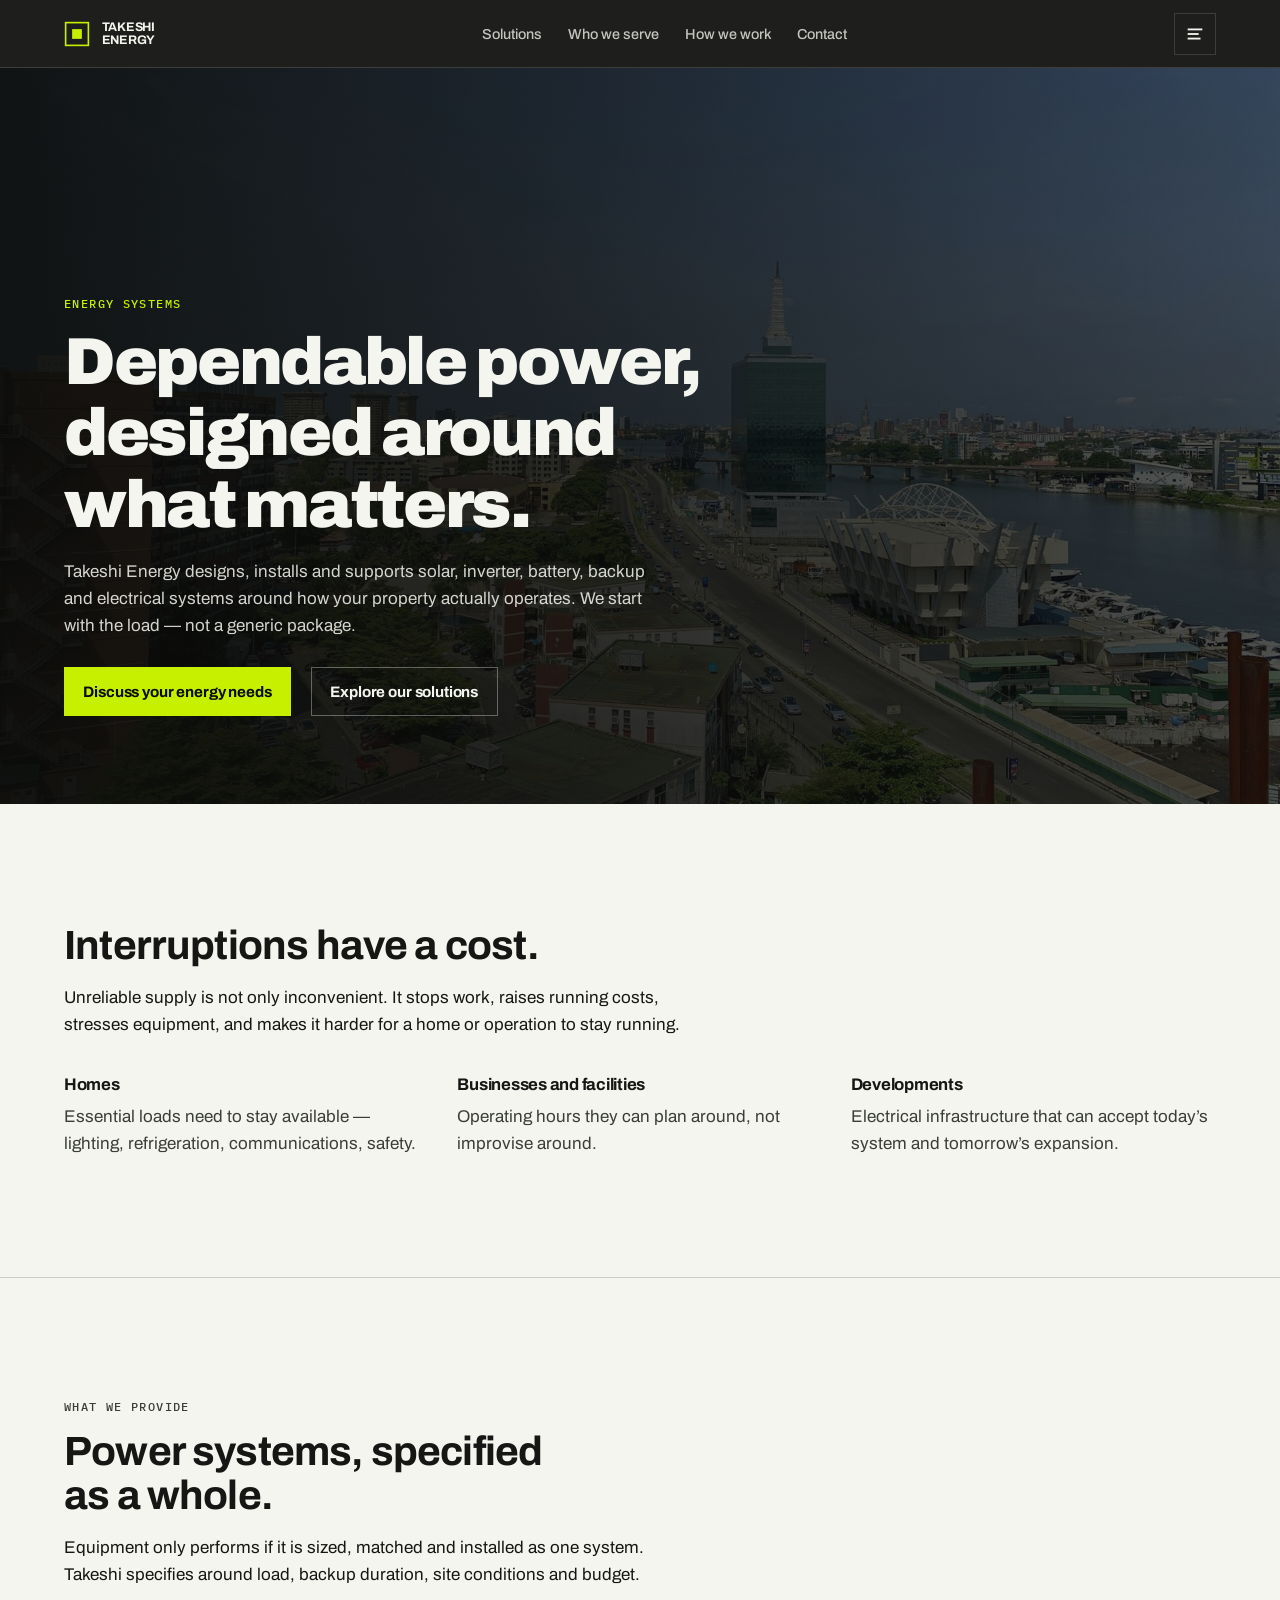
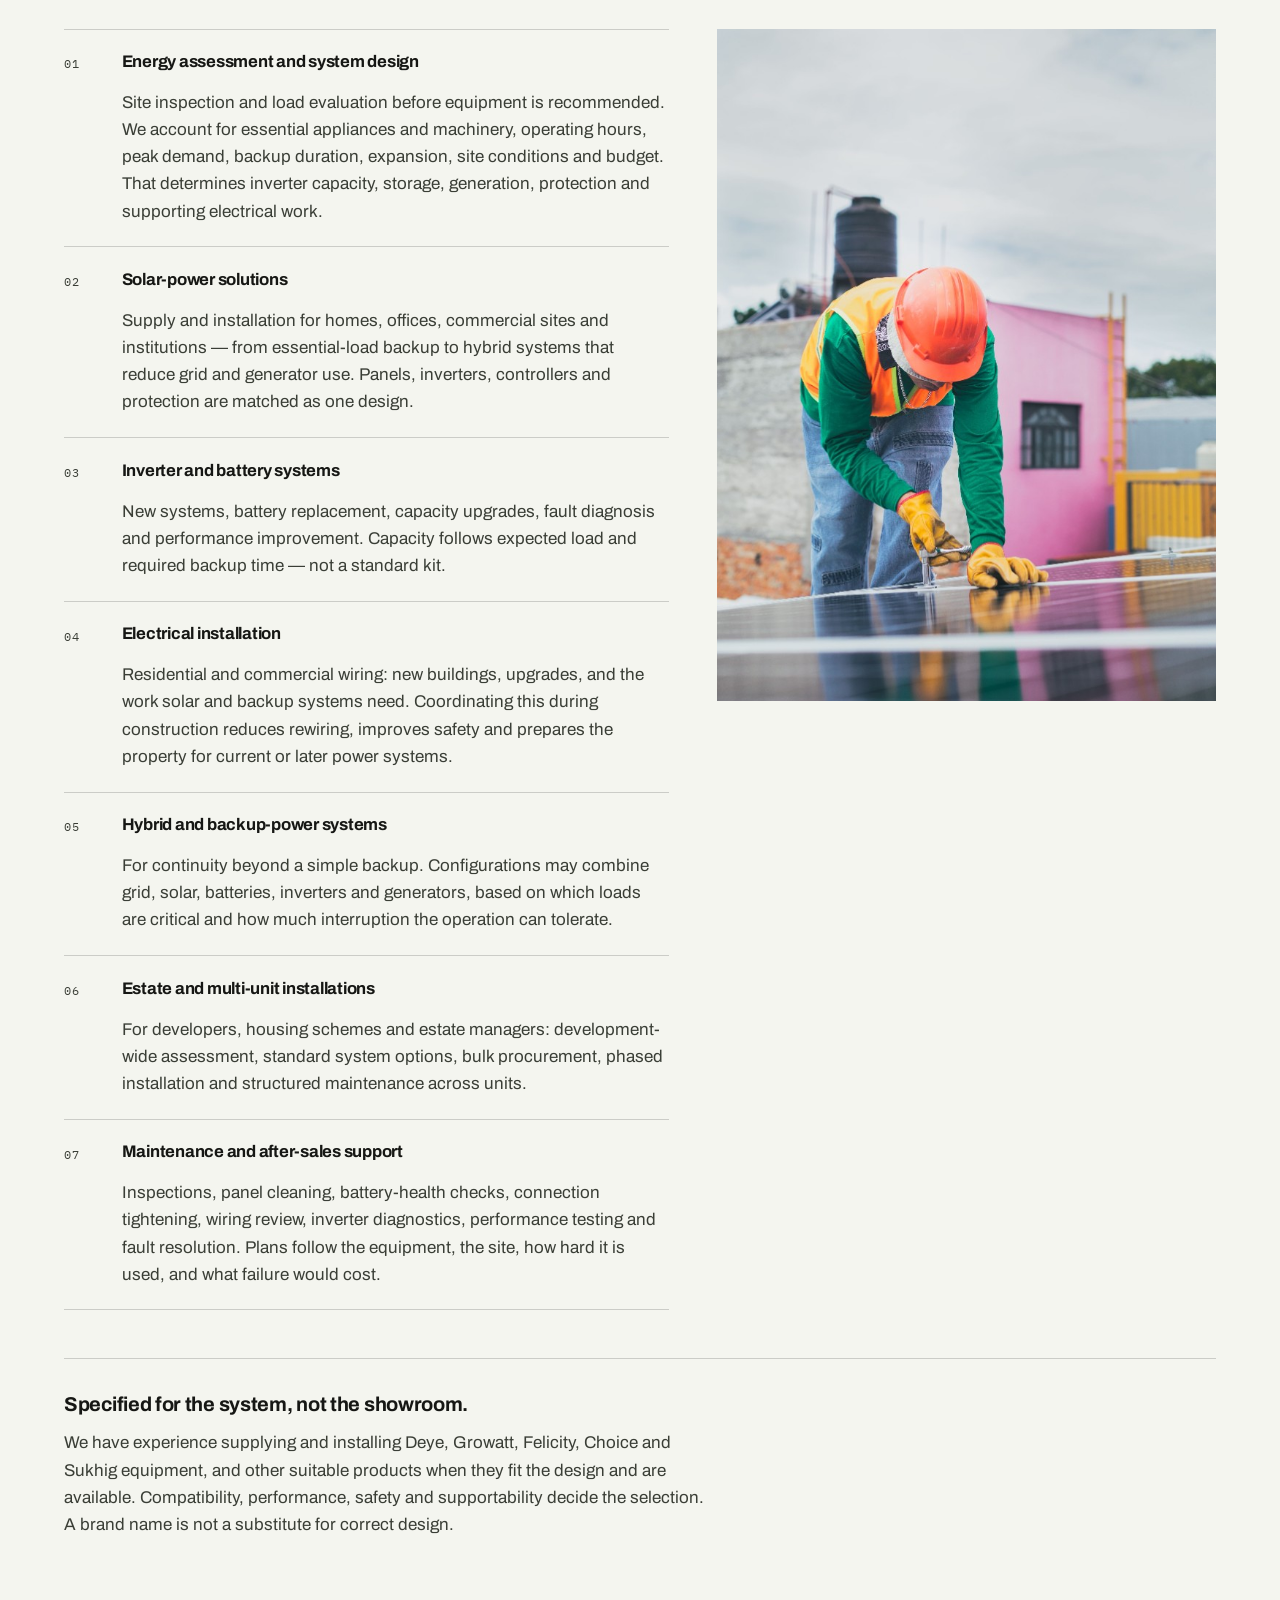
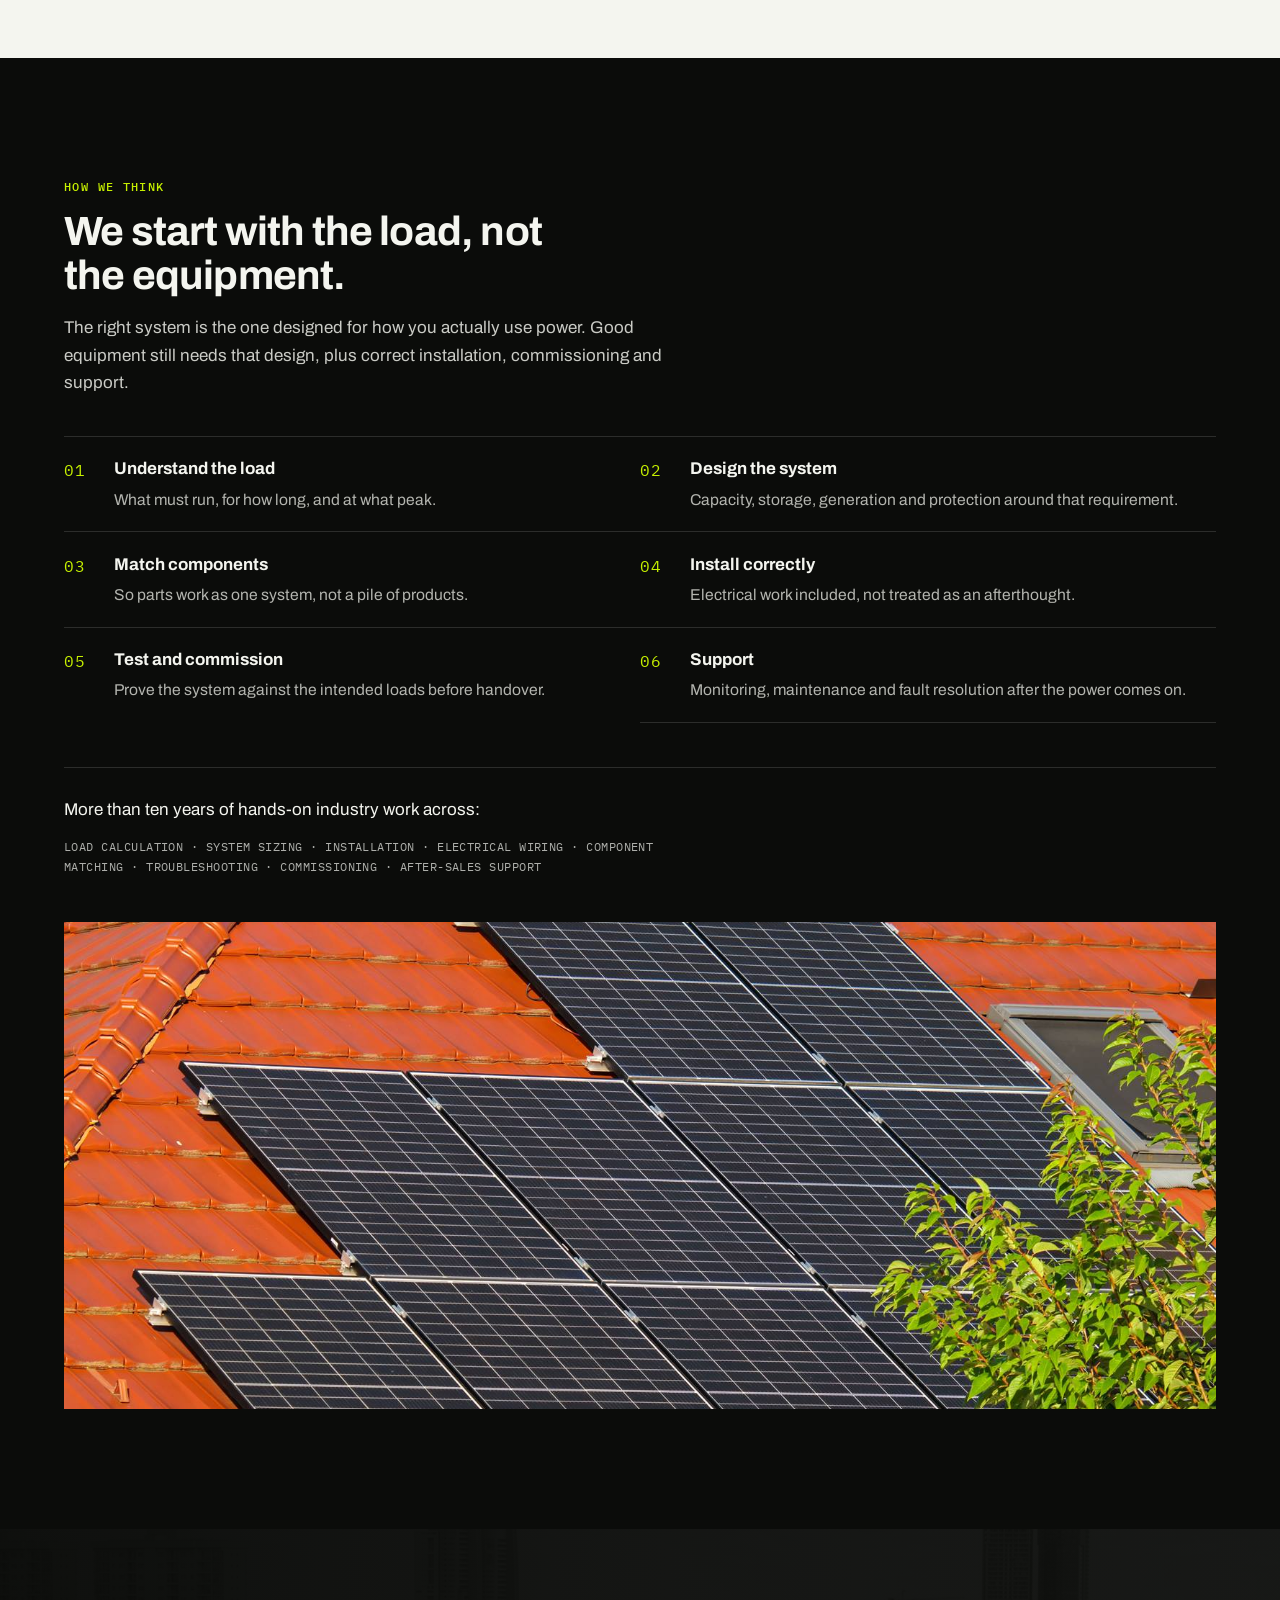
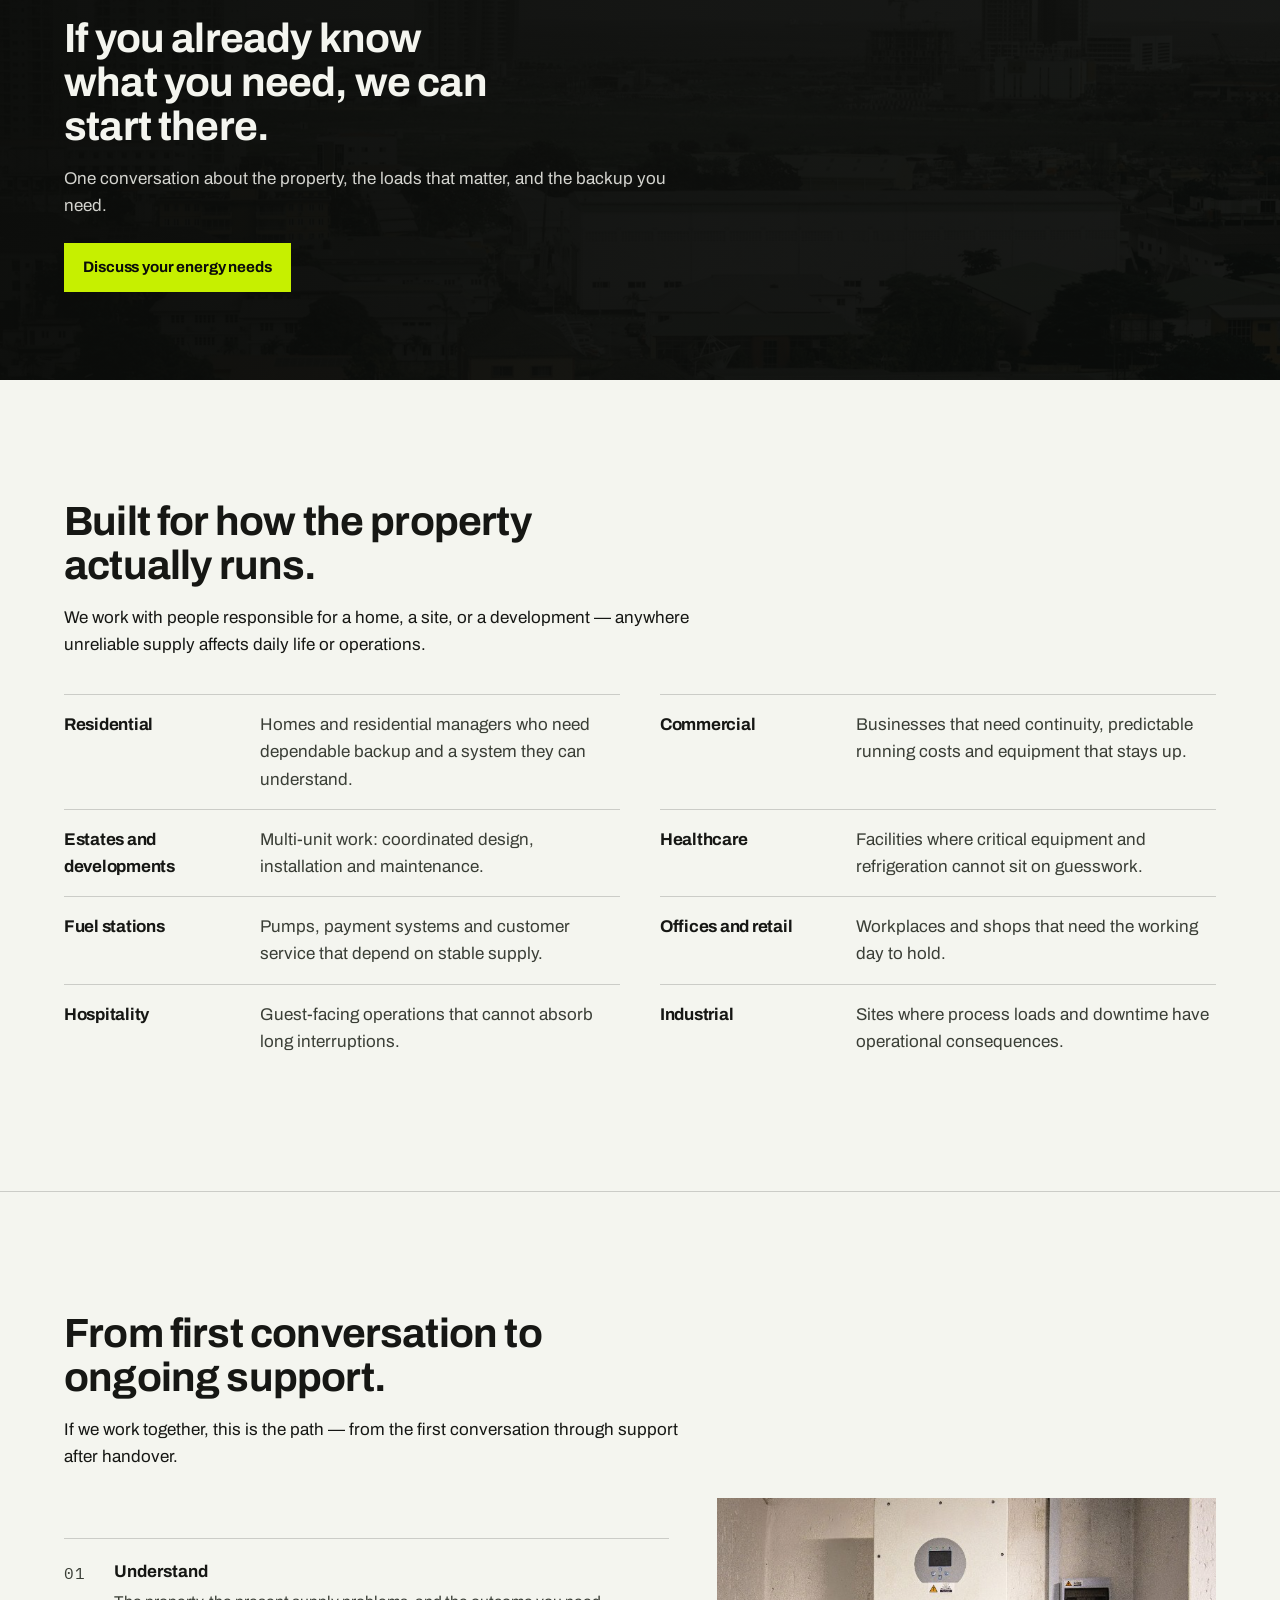
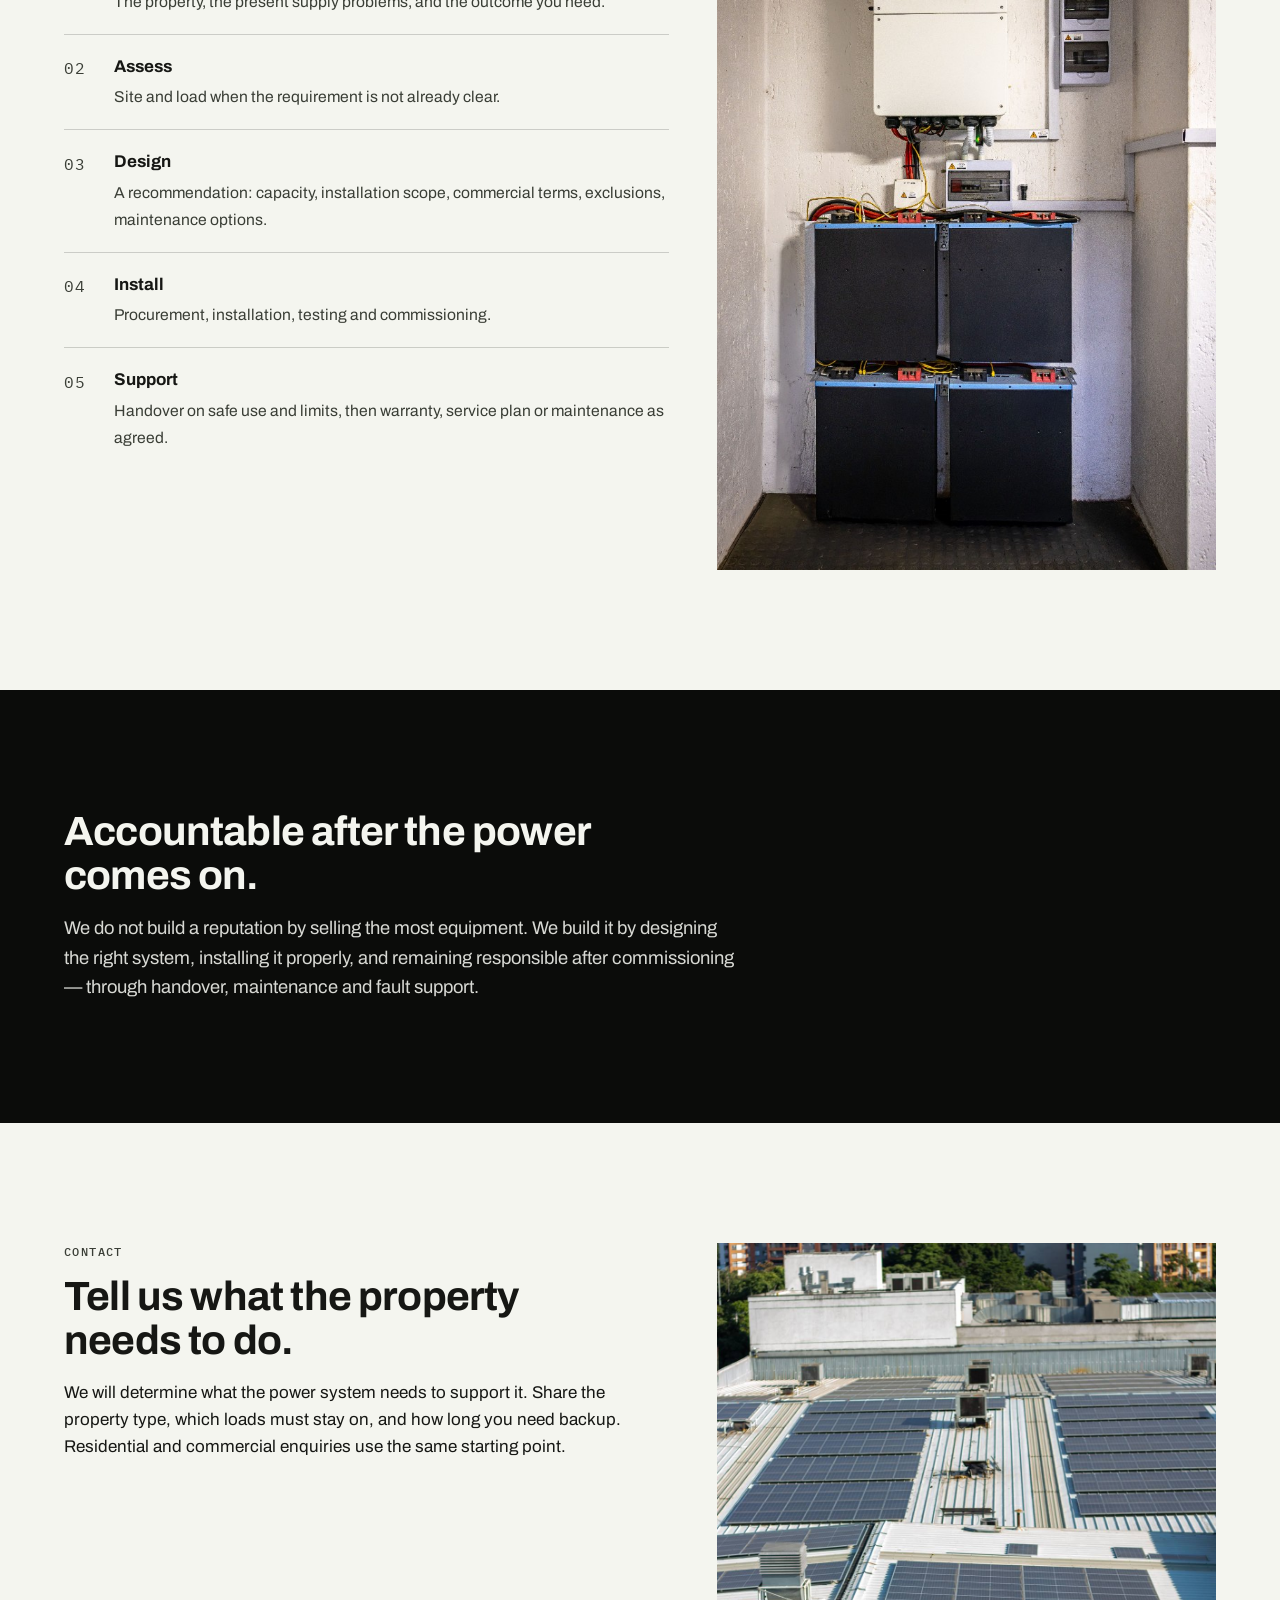
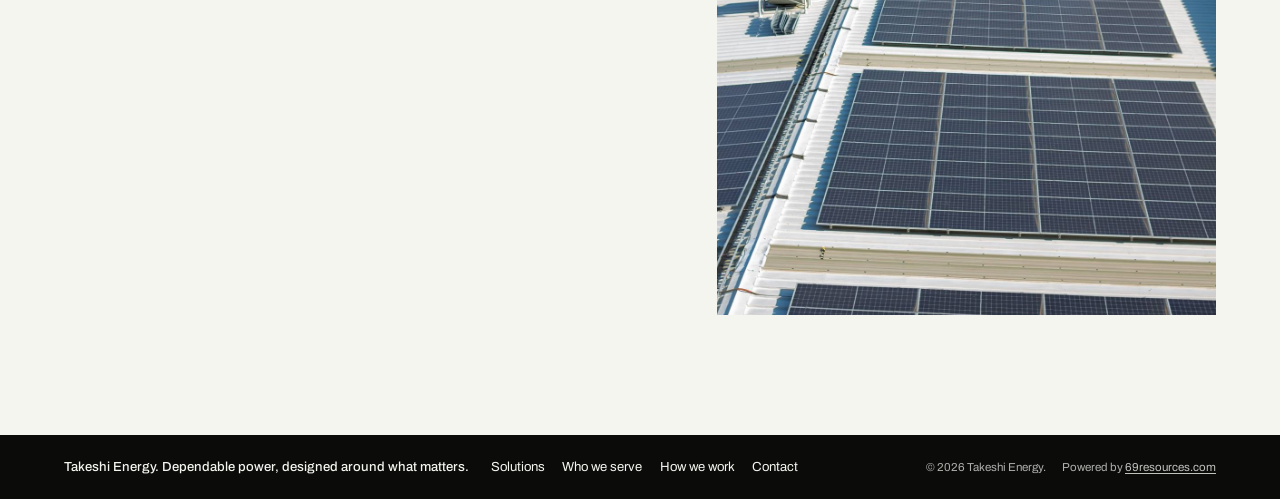
<file: takeshi_energy/index.html>
<!DOCTYPE html>
<html lang="en">
  <head>
    <meta charset="utf-8">
    <meta name="viewport" content="width=device-width, initial-scale=1">
    <title>Takeshi Energy — Dependable power, designed around what matters</title>
    <meta name="description" content="Takeshi Energy designs, installs and supports solar, inverter, battery, backup and electrical systems around how properties actually operate.">
    <meta name="theme-color" content="#0B0C0A">
    <meta property="og:site_name" content="Takeshi Energy">
    <meta property="og:type" content="website">
    <meta property="og:title" content="Takeshi Energy — Dependable power, designed around what matters">
    <meta property="og:description" content="Takeshi Energy designs, installs and supports solar, inverter, battery, backup and electrical systems around how properties actually operate.">
    <meta name="twitter:card" content="summary">
    <meta name="twitter:title" content="Takeshi Energy — Dependable power, designed around what matters">
    <meta name="twitter:description" content="Takeshi Energy designs, installs and supports solar, inverter, battery, backup and electrical systems around how properties actually operate.">
    <link rel="icon" href="assets/images/takeshi/favicon.svg" type="image/svg+xml">
    <link rel="preconnect" href="https://fonts.googleapis.com">
    <link rel="preconnect" href="https://fonts.gstatic.com" crossorigin>
    <link href="https://fonts.googleapis.com/css2?family=Archivo:wght@400;500;700;900&family=IBM+Plex+Mono:wght@400;500&display=swap" rel="stylesheet">
    <link href="assets/vendors/bootstrap/bootstrap.min.css" rel="stylesheet">
    <link href="assets/css/takeshi.css" rel="stylesheet">
    <script type="application/ld+json">
      {
        "@context": "https://schema.org",
        "@type": "Organization",
        "name": "Takeshi Energy",
        "description": "Takeshi Energy designs, installs and supports solar, inverter, battery, backup and electrical systems around how properties actually operate."
      }
    </script>
  </head>
  <body>
    <a class="te-skip" href="#main">Skip to content</a>
    <div class="te-wrap">
      <header class="te-nav" aria-label="Primary">
        <div class="te-container te-nav__bar">
          <a class="te-brand" href="#home">
            <img class="te-brand__mark" src="assets/images/takeshi/logo-mark.svg" alt="" width="26" height="26">
            <span class="te-brand__name">Takeshi<br>Energy</span>
          </a>
          <nav class="te-nav__desktop" aria-label="Page sections">
            <ul class="te-nav__links">
              <li><a class="scroll-link" href="#solutions">Solutions</a></li>
              <li><a class="scroll-link" href="#serve">Who we serve</a></li>
              <li><a class="scroll-link" href="#process">How we work</a></li>
              <li><a class="scroll-link" href="#contact">Contact</a></li>
            </ul>
          </nav>
          <button class="te-nav__toggle" type="button" data-bs-toggle="offcanvas" data-bs-target="#te-nav-panel" aria-controls="te-nav-panel" aria-expanded="false" aria-label="Open menu">
            <svg xmlns="http://www.w3.org/2000/svg" width="22" height="22" viewBox="0 0 24 24" fill="none" stroke="currentColor" stroke-width="2" aria-hidden="true">
              <line x1="4" x2="20" y1="7" y2="7"></line>
              <line x1="4" x2="16" y1="12" y2="12"></line>
              <line x1="4" x2="18" y1="17" y2="17"></line>
            </svg>
          </button>
        </div>
      </header>

      <main id="main" tabindex="-1">
        <section class="te-hero" id="home">
          <div class="te-hero__media">
            <img
              src="assets/images/takeshi/takeshi-hero-lagos-1800.jpg"
              srcset="assets/images/takeshi/takeshi-hero-lagos-1200.jpg 1200w, assets/images/takeshi/takeshi-hero-lagos-1800.jpg 1800w"
              sizes="100vw"
              width="1800"
              height="1350"
              alt="Aerial view of buildings along a river in Lagos, Nigeria."
              fetchpriority="high"
              decoding="async">
          </div>
          <div class="te-hero__scrim" aria-hidden="true"></div>
          <div class="te-container te-hero__content">
            <p class="te-eyebrow">Energy systems</p>
            <h1 class="te-h1">Dependable power, designed around what matters.</h1>
            <p class="te-lede">Takeshi Energy designs, installs and supports solar, inverter, battery, backup and electrical systems around how your property actually operates. We start with the load — not a generic package.</p>
            <div class="te-actions">
              <a class="te-btn te-btn--primary" href="#contact">Discuss your energy needs</a>
              <a class="te-btn te-btn--ghost" href="#solutions">Explore our solutions</a>
            </div>
          </div>
        </section>

        <section class="te-section te-context" id="context">
          <div class="te-container">
            <h2>Interruptions have a cost.</h2>
            <p class="te-lede">Unreliable supply is not only inconvenient. It stops work, raises running costs, stresses equipment, and makes it harder for a home or operation to stay running.</p>
            <ul class="te-points">
              <li>
                <h3>Homes</h3>
                <p>Essential loads need to stay available — lighting, refrigeration, communications, safety.</p>
              </li>
              <li>
                <h3>Businesses and facilities</h3>
                <p>Operating hours they can plan around, not improvise around.</p>
              </li>
              <li>
                <h3>Developments</h3>
                <p>Electrical infrastructure that can accept today’s system and tomorrow’s expansion.</p>
              </li>
            </ul>
          </div>
        </section>

        <section class="te-section te-solutions" id="solutions">
          <div class="te-container">
            <div class="te-solutions__intro">
              <p class="te-eyebrow">What we provide</p>
              <h2>Power systems, specified as a whole.</h2>
              <p class="te-lede">Equipment only performs if it is sized, matched and installed as one system. Takeshi specifies around load, backup duration, site conditions and budget.</p>
            </div>
            <div class="te-solutions__layout">
              <div>
                <article class="te-service">
                  <span class="te-service__n" aria-hidden="true">01</span>
                  <div>
                    <h3>Energy assessment and system design</h3>
                    <p>Site inspection and load evaluation before equipment is recommended. We account for essential appliances and machinery, operating hours, peak demand, backup duration, expansion, site conditions and budget. That determines inverter capacity, storage, generation, protection and supporting electrical work.</p>
                  </div>
                </article>
                <article class="te-service">
                  <span class="te-service__n" aria-hidden="true">02</span>
                  <div>
                    <h3>Solar-power solutions</h3>
                    <p>Supply and installation for homes, offices, commercial sites and institutions — from essential-load backup to hybrid systems that reduce grid and generator use. Panels, inverters, controllers and protection are matched as one design.</p>
                  </div>
                </article>
                <article class="te-service">
                  <span class="te-service__n" aria-hidden="true">03</span>
                  <div>
                    <h3>Inverter and battery systems</h3>
                    <p>New systems, battery replacement, capacity upgrades, fault diagnosis and performance improvement. Capacity follows expected load and required backup time — not a standard kit.</p>
                  </div>
                </article>
                <article class="te-service">
                  <span class="te-service__n" aria-hidden="true">04</span>
                  <div>
                    <h3>Electrical installation</h3>
                    <p>Residential and commercial wiring: new buildings, upgrades, and the work solar and backup systems need. Coordinating this during construction reduces rewiring, improves safety and prepares the property for current or later power systems.</p>
                  </div>
                </article>
                <article class="te-service">
                  <span class="te-service__n" aria-hidden="true">05</span>
                  <div>
                    <h3>Hybrid and backup-power systems</h3>
                    <p>For continuity beyond a simple backup. Configurations may combine grid, solar, batteries, inverters and generators, based on which loads are critical and how much interruption the operation can tolerate.</p>
                  </div>
                </article>
                <article class="te-service">
                  <span class="te-service__n" aria-hidden="true">06</span>
                  <div>
                    <h3>Estate and multi-unit installations</h3>
                    <p>For developers, housing schemes and estate managers: development-wide assessment, standard system options, bulk procurement, phased installation and structured maintenance across units.</p>
                  </div>
                </article>
                <article class="te-service">
                  <span class="te-service__n" aria-hidden="true">07</span>
                  <div>
                    <h3>Maintenance and after-sales support</h3>
                    <p>Inspections, panel cleaning, battery-health checks, connection tightening, wiring review, inverter diagnostics, performance testing and fault resolution. Plans follow the equipment, the site, how hard it is used, and what failure would cost.</p>
                  </div>
                </article>
              </div>
              <figure class="te-figure te-figure--frame te-figure--work">
                <img
                  src="assets/images/takeshi/takeshi-work-rooftop-installer.jpg"
                  width="1200"
                  height="1800"
                  alt="A technician in a hard hat and gloves tightens a rooftop solar-panel mounting. Photograph by Cristian Rojas, Pexels License."
                  loading="lazy"
                  decoding="async">
              </figure>
            </div>
            <div class="te-products">
              <h3>Specified for the system, not the showroom.</h3>
              <p>We have experience supplying and installing Deye, Growatt, Felicity, Choice and Sukhig equipment, and other suitable products when they fit the design and are available. Compatibility, performance, safety and supportability decide the selection. A brand name is not a substitute for correct design.</p>
            </div>
          </div>
        </section>

        <section class="te-section te-approach" id="approach">
          <div class="te-container">
            <p class="te-eyebrow">How we think</p>
            <h2>We start with the load, not the equipment.</h2>
            <p class="te-lede">The right system is the one designed for how you actually use power. Good equipment still needs that design, plus correct installation, commissioning and support.</p>
            <ol class="te-steps te-steps--method">
              <li>
                <span class="te-service__n" aria-hidden="true">01</span>
                <div>
                  <strong>Understand the load</strong>
                  <span>What must run, for how long, and at what peak.</span>
                </div>
              </li>
              <li>
                <span class="te-service__n" aria-hidden="true">02</span>
                <div>
                  <strong>Design the system</strong>
                  <span>Capacity, storage, generation and protection around that requirement.</span>
                </div>
              </li>
              <li>
                <span class="te-service__n" aria-hidden="true">03</span>
                <div>
                  <strong>Match components</strong>
                  <span>So parts work as one system, not a pile of products.</span>
                </div>
              </li>
              <li>
                <span class="te-service__n" aria-hidden="true">04</span>
                <div>
                  <strong>Install correctly</strong>
                  <span>Electrical work included, not treated as an afterthought.</span>
                </div>
              </li>
              <li>
                <span class="te-service__n" aria-hidden="true">05</span>
                <div>
                  <strong>Test and commission</strong>
                  <span>Prove the system against the intended loads before handover.</span>
                </div>
              </li>
              <li>
                <span class="te-service__n" aria-hidden="true">06</span>
                <div>
                  <strong>Support</strong>
                  <span>Monitoring, maintenance and fault resolution after the power comes on.</span>
                </div>
              </li>
            </ol>
            <div class="te-capability">
              <p>More than ten years of hands-on industry work across:</p>
              <p class="te-chips">load calculation · system sizing · installation · electrical wiring · component matching · troubleshooting · commissioning · after-sales support</p>
            </div>
            <figure class="te-figure te-figure--band">
              <img
                src="assets/images/takeshi/takeshi-approach-solar-panels.jpg"
                width="1600"
                height="1068"
                alt="Solar panels mounted on a terracotta tiled roof."
                loading="lazy"
                decoding="async">
            </figure>
          </div>
        </section>

        <section class="te-section te-section--tight te-mid" aria-label="Start a conversation">
          <div class="te-mid__media" aria-hidden="true">
            <img
              src="assets/images/takeshi/takeshi-cta-lagos-cityscape.jpg"
              width="1600"
              height="1066"
              alt=""
              loading="lazy"
              decoding="async">
          </div>
          <div class="te-mid__scrim" aria-hidden="true"></div>
          <div class="te-container te-mid__content">
            <h2>If you already know what you need, we can start there.</h2>
            <p class="te-lede">One conversation about the property, the loads that matter, and the backup you need.</p>
            <a class="te-btn te-btn--primary" href="#contact">Discuss your energy needs</a>
          </div>
        </section>

        <section class="te-section te-serve" id="serve">
          <div class="te-container">
            <h2>Built for how the property actually runs.</h2>
            <p class="te-lede">We work with people responsible for a home, a site, or a development — anywhere unreliable supply affects daily life or operations.</p>
            <dl class="te-index">
              <div>
                <dt>Residential</dt>
                <dd>Homes and residential managers who need dependable backup and a system they can understand.</dd>
              </div>
              <div>
                <dt>Commercial</dt>
                <dd>Businesses that need continuity, predictable running costs and equipment that stays up.</dd>
              </div>
              <div>
                <dt>Estates and developments</dt>
                <dd>Multi-unit work: coordinated design, installation and maintenance.</dd>
              </div>
              <div>
                <dt>Healthcare</dt>
                <dd>Facilities where critical equipment and refrigeration cannot sit on guesswork.</dd>
              </div>
              <div>
                <dt>Fuel stations</dt>
                <dd>Pumps, payment systems and customer service that depend on stable supply.</dd>
              </div>
              <div>
                <dt>Offices and retail</dt>
                <dd>Workplaces and shops that need the working day to hold.</dd>
              </div>
              <div>
                <dt>Hospitality</dt>
                <dd>Guest-facing operations that cannot absorb long interruptions.</dd>
              </div>
              <div>
                <dt>Industrial</dt>
                <dd>Sites where process loads and downtime have operational consequences.</dd>
              </div>
            </dl>
          </div>
        </section>

        <section class="te-section te-process" id="process">
          <div class="te-container">
            <h2>From first conversation to ongoing support.</h2>
            <p class="te-lede">If we work together, this is the path — from the first conversation through support after handover.</p>
            <div class="te-media-split">
            <ol class="te-steps te-steps--light">
              <li>
                <span class="te-service__n" aria-hidden="true">01</span>
                <div>
                  <strong>Understand</strong>
                  <span>The property, the present supply problems, and the outcome you need.</span>
                </div>
              </li>
              <li>
                <span class="te-service__n" aria-hidden="true">02</span>
                <div>
                  <strong>Assess</strong>
                  <span>Site and load when the requirement is not already clear.</span>
                </div>
              </li>
              <li>
                <span class="te-service__n" aria-hidden="true">03</span>
                <div>
                  <strong>Design</strong>
                  <span>A recommendation: capacity, installation scope, commercial terms, exclusions, maintenance options.</span>
                </div>
              </li>
              <li>
                <span class="te-service__n" aria-hidden="true">04</span>
                <div>
                  <strong>Install</strong>
                  <span>Procurement, installation, testing and commissioning.</span>
                </div>
              </li>
              <li>
                <span class="te-service__n" aria-hidden="true">05</span>
                <div>
                  <strong>Support</strong>
                  <span>Handover on safe use and limits, then warranty, service plan or maintenance as agreed.</span>
                </div>
              </li>
            </ol>
            <figure class="te-figure te-figure--frame te-figure--kit">
              <img
                src="assets/images/takeshi/takeshi-equipment-inverter-battery.jpg"
                width="1200"
                height="1800"
                alt="Wall-mounted inverter, distribution boards and battery modules with visible cabling. Photograph by Magda Ehlers, Pexels License."
                loading="lazy"
                decoding="async">
            </figure>
            </div>
          </div>
        </section>

        <section class="te-section te-account" id="accountability">
          <div class="te-container">
            <h2>Accountable after the power comes on.</h2>
            <p class="te-lede">We do not build a reputation by selling the most equipment. We build it by designing the right system, installing it properly, and remaining responsible after commissioning — through handover, maintenance and fault support.</p>
          </div>
        </section>

        <section class="te-section te-contact" id="contact">
          <div class="te-container te-media-split">
            <div>
              <p class="te-eyebrow">Contact</p>
              <h2>Tell us what the property needs to do.</h2>
              <p class="te-lede">We will determine what the power system needs to support it. Share the property type, which loads must stay on, and how long you need backup. Residential and commercial enquiries use the same starting point.</p>
            </div>
            <figure class="te-figure te-figure--frame te-figure--face">
              <img
                src="assets/images/takeshi/takeshi-contact-solar-panels.jpg"
                width="1100"
                height="1650"
                alt="Solar panels covering a metal rooftop, with apartment buildings in the background."
                loading="lazy"
                decoding="async">
            </figure>
          </div>
        </section>
      </main>

      <footer class="te-footer">
        <div class="te-container te-footer__line">
          <p class="te-footer__promise">Takeshi Energy. Dependable power, designed around what matters.</p>
          <ul class="te-footer__links">
            <li><a href="#solutions">Solutions</a></li>
            <li><a href="#serve">Who we serve</a></li>
            <li><a href="#process">How we work</a></li>
            <li><a href="#contact">Contact</a></li>
          </ul>
          <p class="te-footer__meta">
            <span>© 2026 Takeshi Energy.</span>
            <span class="te-footer__powered">Powered by <a href="https://69resources.com">69resources.com</a></span>
          </p>
        </div>
      </footer>
    </div>

    <div class="offcanvas offcanvas-end te-nav__panel" id="te-nav-panel" tabindex="-1" aria-labelledby="te-nav-panel-label" inert>
      <div class="offcanvas-header">
        <p class="offcanvas-title" id="te-nav-panel-label">Menu</p>
        <button class="btn-close" type="button" data-bs-dismiss="offcanvas" aria-label="Close menu"></button>
      </div>
      <div class="offcanvas-body">
        <ul class="te-nav__mobile">
          <li><a class="scroll-link" href="#solutions" data-bs-dismiss="offcanvas">Solutions</a></li>
          <li><a class="scroll-link" href="#serve" data-bs-dismiss="offcanvas">Who we serve</a></li>
          <li><a class="scroll-link" href="#process" data-bs-dismiss="offcanvas">How we work</a></li>
          <li><a class="scroll-link" href="#contact" data-bs-dismiss="offcanvas">Contact</a></li>
        </ul>
      </div>
    </div>

    <button class="te-top" type="button" id="back-to-top" hidden aria-label="Back to top">↑</button>
    <script src="assets/vendors/bootstrap/bootstrap.bundle.min.js"></script>
    <script src="assets/js/custom.js"></script>
  </body>
</html>
</file>
<file: takeshi_energy/assets/css/takeshi.css>
/*
  Takeshi Energy — visual system
  Colours and type locked in Phases 1 and 4/5.
  Template CSS (onepage.css) is not loaded.
*/
:root {
  --te-black: #0b0c0a;
  --te-paper: #f4f5ef;
  --te-lime: #c6f000;
  --te-graphite: #3a3e36;
  --te-ink: #161714;
  --te-muted: #3a3e36;
  --te-rule: rgba(58, 62, 54, 0.22);
  --te-rule-dark: rgba(244, 245, 239, 0.14);
  --te-font: "Archivo", system-ui, sans-serif;
  --te-mono: "IBM Plex Mono", ui-monospace, monospace;
  --te-container: 72rem;
  --te-measure: 40rem;
  --te-pad: clamp(1.25rem, 4vw, 2.5rem);
  --te-section: clamp(4.5rem, 10vw, 7.5rem);
  --te-nav-h: 4.25rem;
  --te-ease: 0.18s ease;
  --te-focus: 2px solid var(--te-lime);
}

*,
*::before,
*::after {
  box-sizing: border-box;
}

html {
  scroll-behavior: smooth;
}

@media (prefers-reduced-motion: reduce) {
  html {
    scroll-behavior: auto;
  }
  *,
  *::before,
  *::after {
    animation: none !important;
    transition: none !important;
  }
}

body {
  margin: 0;
  font-family: var(--te-font);
  font-size: 1.0625rem;
  font-weight: 400;
  line-height: 1.6;
  color: var(--te-ink);
  background: var(--te-paper);
  -webkit-font-smoothing: antialiased;
}

img {
  max-width: 100%;
  height: auto;
  display: block;
}

a {
  color: inherit;
}

:focus-visible {
  outline: var(--te-focus);
  outline-offset: 3px;
}

.te-btn--primary:focus-visible {
  outline: 2px solid var(--te-black);
  outline-offset: 3px;
  box-shadow: 0 0 0 5px var(--te-lime);
}

.te-nav__links a.active,
.te-nav__mobile a.active {
  text-decoration: underline;
  text-underline-offset: 0.35em;
}

.te-skip {
  position: absolute;
  left: 0.75rem;
  top: -4rem;
  z-index: 2000;
  padding: 0.6rem 0.9rem;
  background: var(--te-lime);
  color: var(--te-black);
  font-weight: 700;
  text-decoration: none;
}

.te-skip:focus {
  top: 0.75rem;
}

.te-wrap {
  min-width: 0;
  overflow: visible;
}

body.te-nav-open {
  overflow: hidden;
}

.te-container {
  width: min(100% - (var(--te-pad) * 2), var(--te-container));
  margin-inline: auto;
}

.te-eyebrow {
  margin: 0 0 0.85rem;
  font-family: var(--te-mono);
  font-size: 0.72rem;
  font-weight: 500;
  letter-spacing: 0.12em;
  text-transform: uppercase;
  color: var(--te-graphite);
}

.te-hero .te-eyebrow,
.te-band--dark .te-eyebrow,
.te-mid .te-eyebrow,
.te-approach .te-eyebrow,
.te-footer .te-eyebrow {
  color: var(--te-lime);
}

.te-display,
.te-h1,
h1,
h2,
h3 {
  font-family: var(--te-font);
  font-weight: 700;
  letter-spacing: -0.03em;
  line-height: 1.08;
  color: inherit;
  margin: 0 0 1rem;
}

h1.te-h1 {
  font-size: clamp(2.15rem, 6.2vw, 4.15rem);
  font-weight: 900;
  letter-spacing: -0.035em;
  max-width: 16ch;
}

h2 {
  font-size: clamp(1.7rem, 3.4vw, 2.55rem);
  font-weight: 700;
  letter-spacing: -0.02em;
  max-width: 22ch;
}

h3 {
  font-size: 1.05rem;
  font-weight: 700;
  letter-spacing: -0.015em;
  line-height: 1.3;
}

.te-lede {
  font-size: 1.0625rem;
  max-width: var(--te-measure);
  margin: 0;
}

.te-section {
  padding-block: var(--te-section);
  scroll-margin-top: calc(var(--te-nav-h) + 0.5rem);
}

.te-section--tight {
  padding-block: clamp(3.5rem, 8vw, 5.5rem);
}

/* Header */
.te-nav {
  position: sticky;
  top: 0;
  z-index: 1000;
  height: var(--te-nav-h);
  overflow: visible;
  background: rgba(11, 12, 10, 0.92);
  border-bottom: 1px solid var(--te-rule-dark);
}

.te-nav__bar {
  display: flex;
  align-items: center;
  justify-content: space-between;
  gap: 1rem;
  height: var(--te-nav-h);
}

.te-brand {
  display: inline-flex;
  align-items: center;
  gap: 0.7rem;
  text-decoration: none;
  color: var(--te-paper);
  min-width: 0;
}

.te-brand__mark {
  width: 1.65rem;
  height: 1.65rem;
  color: var(--te-lime);
  flex-shrink: 0;
}

.te-brand__name {
  display: flex;
  flex-direction: column;
  line-height: 1.05;
  font-weight: 700;
  letter-spacing: -0.02em;
  font-size: 0.78rem;
  text-transform: uppercase;
}

.te-nav__desktop {
  display: none;
}

.te-nav__links {
  display: flex;
  list-style: none;
  margin: 0;
  padding: 0;
  gap: 1.6rem;
}

.te-nav__links a {
  text-decoration: none;
  font-size: 0.9rem;
  font-weight: 500;
  color: rgba(244, 245, 239, 0.78);
}

.te-nav__links a:hover,
.te-nav__links a.active {
  color: var(--te-lime);
}

.te-nav__toggle {
  display: inline-flex;
  align-items: center;
  justify-content: center;
  width: 2.6rem;
  height: 2.6rem;
  border: 1px solid var(--te-rule-dark);
  background: transparent;
  color: var(--te-paper);
  cursor: pointer;
  padding: 0;
}

@media (min-width: 992px) {
  .te-nav__desktop {
    display: block;
  }
}

.te-nav__panel.offcanvas {
  --bs-offcanvas-width: 22rem;
  --bs-offcanvas-bg: #0b0c0a;
  --bs-offcanvas-color: #f4f5ef;
  position: fixed;
  top: 0;
  right: 0;
  bottom: 0;
  left: auto;
  z-index: 1080;
  display: flex;
  flex-direction: column;
  width: min(22rem, calc(100vw - 1.25rem));
  max-width: 100vw;
  height: 100%;
  height: 100dvh;
  max-height: 100dvh;
  overflow: hidden;
  background: var(--te-black);
  color: var(--te-paper);
}

@media (max-width: 479.98px) {
  .te-nav__panel.offcanvas {
    --bs-offcanvas-width: 100vw;
    width: 100vw;
    max-width: 100vw;
  }
}

.offcanvas-backdrop {
  z-index: 1075;
}

.te-nav__panel,
.te-nav__panel .offcanvas-header,
.te-nav__panel .offcanvas-body {
  background: var(--te-black);
  color: var(--te-paper);
}

.te-nav__panel .offcanvas-header {
  flex: 0 0 auto;
  justify-content: space-between;
  padding: 1.15rem 1.25rem;
  border-bottom: 1px solid var(--te-rule-dark);
}

.te-nav__panel .offcanvas-title {
  margin: 0;
  font-family: var(--te-mono);
  font-size: 0.72rem;
  letter-spacing: 0.12em;
  text-transform: uppercase;
  color: var(--te-lime);
}

.te-nav__panel .offcanvas-body {
  flex: 1 1 auto;
  min-height: 0;
  padding: 0.5rem 1.25rem 1.5rem;
  overflow-y: auto;
}

.te-nav__panel .btn-close {
  filter: invert(1);
  opacity: 1;
}

.te-nav__mobile {
  list-style: none;
  margin: 0;
  padding: 0;
  display: grid;
  gap: 0.25rem;
}

.te-nav__mobile a {
  display: block;
  padding: 0.95rem 0;
  color: var(--te-paper);
  text-decoration: none;
  border-bottom: 1px solid var(--te-rule-dark);
  font-size: 1.15rem;
  font-weight: 700;
}

.te-nav__mobile a:hover,
.te-nav__mobile a.active {
  color: var(--te-lime);
}

.te-approach .te-service__n,
.te-account .te-service__n,
.te-steps:not(.te-steps--light) .te-service__n {
  color: var(--te-lime);
}

/* Hero */
.te-hero {
  position: relative;
  min-height: min(78vh, 38rem);
  display: grid;
  align-items: end;
  background: var(--te-black);
  color: var(--te-paper);
  overflow: hidden;
  padding: 0;
  scroll-margin-top: calc(var(--te-nav-h) + 0.5rem);
}

@media (min-width: 768px) {
  .te-hero {
    min-height: min(88vh, 46rem);
  }
}

.te-hero__media {
  position: absolute;
  inset: 0;
}

.te-hero__media img {
  width: 100%;
  height: 100%;
  object-fit: cover;
  object-position: 18% 58%;
}

@media (min-width: 768px) {
  .te-hero__media img {
    object-position: 28% 62%;
  }
}

.te-hero__scrim {
  position: absolute;
  inset: 0;
  background:
    linear-gradient(90deg, rgba(11, 12, 10, 0.92) 0%, rgba(11, 12, 10, 0.72) 42%, rgba(11, 12, 10, 0.38) 100%),
    linear-gradient(180deg, rgba(11, 12, 10, 0.35) 0%, rgba(11, 12, 10, 0.55) 100%);
}

.te-hero__content {
  position: relative;
  z-index: 1;
  padding-top: clamp(5.5rem, 12vw, 8rem);
  padding-bottom: clamp(3.5rem, 8vw, 5.5rem);
}

.te-hero .te-lede {
  color: rgba(244, 245, 239, 0.86);
  max-width: 38rem;
  margin-bottom: 1.75rem;
}

.te-hero .te-lede {
  color: rgba(244, 245, 239, 0.86);
  max-width: 38rem;
  margin-bottom: 1.75rem;
}

.te-actions {
  display: flex;
  flex-wrap: wrap;
  gap: 0.85rem 1.25rem;
  align-items: center;
}

.te-btn {
  display: inline-flex;
  align-items: center;
  justify-content: center;
  min-height: 2.85rem;
  padding: 0.7rem 1.15rem;
  border: 1px solid transparent;
  font-family: var(--te-font);
  font-size: 0.95rem;
  font-weight: 700;
  letter-spacing: -0.01em;
  text-decoration: none;
  cursor: pointer;
  transition: background var(--te-ease), color var(--te-ease), border-color var(--te-ease);
}

.te-btn--primary {
  background: var(--te-lime);
  color: var(--te-black);
}

.te-btn--primary:hover {
  background: #d4ff1a;
}

.te-btn--ghost {
  background: transparent;
  color: var(--te-paper);
  border-color: rgba(244, 245, 239, 0.35);
}

.te-btn--ghost:hover {
  border-color: var(--te-lime);
  color: var(--te-lime);
}

.te-btn--primary-on-light {
  background: var(--te-black);
  color: var(--te-paper);
}

.te-btn--primary-on-light:hover {
  background: var(--te-graphite);
}

/* Context */
.te-context {
  background: var(--te-paper);
}

.te-points {
  display: grid;
  gap: 1.5rem;
  margin: 2.25rem 0 0;
  padding: 0;
  list-style: none;
}

@media (min-width: 768px) {
  .te-points {
    grid-template-columns: repeat(3, 1fr);
    gap: 1.75rem;
  }
}

.te-points h3 {
  margin-bottom: 0.4rem;
}

.te-points p {
  margin: 0;
  color: var(--te-muted);
}

/* Solutions */
.te-solutions {
  background: var(--te-paper);
  border-top: 1px solid var(--te-rule);
}

.te-solutions__intro {
  margin-bottom: 2.5rem;
}

.te-solutions__layout,
.te-media-split {
  display: grid;
  gap: 1.75rem;
}

@media (min-width: 992px) {
  .te-solutions__layout,
  .te-media-split {
    grid-template-columns: minmax(0, 1.15fr) minmax(20rem, 0.95fr);
    gap: 3rem;
    align-items: start;
  }
}

.te-service {
  display: grid;
  grid-template-columns: 2.6rem 1fr;
  gap: 0.85rem 1rem;
  padding: 1.35rem 0;
  border-top: 1px solid var(--te-rule);
}

.te-service:last-of-type {
  border-bottom: 1px solid var(--te-rule);
}

.te-service__n {
  font-family: var(--te-mono);
  font-size: 0.75rem;
  letter-spacing: 0.08em;
  color: var(--te-graphite);
  padding-top: 0.2rem;
}

.te-service p {
  margin: 0;
  color: var(--te-muted);
}

.te-figure {
  margin: 0;
}

.te-figure img {
  width: 100%;
  object-fit: cover;
  background: var(--te-graphite);
}

.te-figure--frame {
  overflow: hidden;
}

.te-figure--frame img {
  height: 22rem;
  max-height: none;
  aspect-ratio: auto;
}

@media (min-width: 992px) {
  .te-figure--frame {
    position: sticky;
    top: calc(var(--te-nav-h) + 1rem);
  }

  .te-figure--frame img {
    height: min(42rem, calc(100vh - var(--te-nav-h) - 3rem));
  }
}

.te-figure--work img {
  object-position: center 42%;
}

.te-figure--kit img {
  object-position: center 48%;
}

.te-figure--face img {
  object-position: center 58%;
}

.te-products {
  margin-top: 3rem;
  padding-top: 2rem;
  border-top: 1px solid var(--te-rule);
}

.te-products h3 {
  font-size: 1.25rem;
  margin-bottom: 0.75rem;
}

.te-products p {
  max-width: var(--te-measure);
  margin: 0;
  color: var(--te-muted);
}

/* Approach */
.te-approach {
  background: var(--te-black);
  color: var(--te-paper);
}

.te-approach .te-lede {
  color: rgba(244, 245, 239, 0.82);
}

.te-steps {
  list-style: none;
  margin: 2.5rem 0 0;
  padding: 0;
  display: grid;
  gap: 0;
}

@media (min-width: 768px) {
  .te-steps--method {
    grid-template-columns: 1fr 1fr;
  }
}

.te-steps li {
  display: grid;
  grid-template-columns: 2.4rem 1fr;
  gap: 0.75rem;
  padding: 1.15rem 0;
  border-top: 1px solid var(--te-rule-dark);
}

.te-steps li:last-child {
  border-bottom: 1px solid var(--te-rule-dark);
}

.te-steps strong {
  display: block;
  margin-bottom: 0.2rem;
}

.te-steps span {
  color: rgba(244, 245, 239, 0.72);
  font-size: 0.98rem;
}

.te-capability {
  margin-top: 2.75rem;
  padding-top: 1.75rem;
  border-top: 1px solid var(--te-rule-dark);
}

.te-capability p {
  margin: 0 0 0.85rem;
  max-width: var(--te-measure);
}

.te-chips {
  font-family: var(--te-mono);
  font-size: 0.72rem;
  letter-spacing: 0.04em;
  text-transform: uppercase;
  color: rgba(244, 245, 239, 0.7);
  line-height: 1.8;
  max-width: 48rem;
}

.te-figure--band {
  margin-top: 2.75rem;
}

.te-figure--band img {
  height: clamp(18rem, 38vw, 34rem);
  max-height: none;
  aspect-ratio: auto;
  object-position: center 52%;
}

/* Mid CTA */
.te-mid {
  position: relative;
  overflow: hidden;
  background: var(--te-black);
  color: var(--te-paper);
}

.te-mid__media,
.te-mid__scrim {
  position: absolute;
  inset: 0;
}

.te-mid__media img {
  width: 100%;
  height: 100%;
  object-fit: cover;
  object-position: 50% 40%;
  opacity: 0.22;
}

.te-mid__scrim {
  background:
    linear-gradient(90deg, rgba(11, 12, 10, 0.88) 0%, rgba(11, 12, 10, 0.72) 55%, rgba(11, 12, 10, 0.62) 100%);
}

.te-mid__content {
  position: relative;
  z-index: 1;
}

.te-mid h2 {
  max-width: 18ch;
}

.te-mid .te-lede {
  margin-bottom: 1.5rem;
  color: rgba(244, 245, 239, 0.86);
}

@media (max-width: 767px) {
  .te-mid__media img {
    opacity: 0.14;
  }
  .te-mid__scrim {
    background: rgba(11, 12, 10, 0.82);
  }
}

/* Serve */
.te-serve {
  background: var(--te-paper);
}

.te-index {
  display: grid;
  gap: 0;
  margin: 2.25rem 0 0;
}

@media (min-width: 768px) {
  .te-index {
    grid-template-columns: 1fr 1fr;
    column-gap: 2.5rem;
  }
}

.te-index div {
  display: grid;
  grid-template-columns: 1fr;
  gap: 0.35rem;
  padding: 1rem 0;
  border-top: 1px solid var(--te-rule);
}

@media (min-width: 540px) {
  .te-index div {
    grid-template-columns: minmax(8rem, 11rem) 1fr;
    gap: 0.75rem 1.25rem;
  }
}

.te-index dt {
  font-weight: 700;
  letter-spacing: -0.015em;
}

.te-index dd {
  margin: 0;
  color: var(--te-muted);
}

/* Process */
.te-process {
  background: var(--te-paper);
  border-top: 1px solid var(--te-rule);
}

.te-process .te-lede {
  margin-bottom: 1.75rem;
}

.te-steps--light li {
  border-color: var(--te-rule);
}

.te-steps--light span {
  color: var(--te-muted);
}

/* Accountability */
.te-account {
  background: var(--te-black);
  color: var(--te-paper);
}

.te-account .te-lede {
  font-size: 1.15rem;
  max-width: 42rem;
  color: rgba(244, 245, 239, 0.88);
}

/* Contact */
.te-contact .te-lede {
  margin-bottom: 0;
}

/* Footer */
.te-footer {
  background: var(--te-black);
  color: rgba(244, 245, 239, 0.78);
  padding-block: 1.35rem;
  font-size: 0.82rem;
}

.te-footer a {
  color: var(--te-paper);
  text-decoration: none;
}

.te-footer a:hover {
  color: var(--te-lime);
}

.te-footer__line {
  display: flex;
  flex-wrap: wrap;
  align-items: baseline;
  gap: 0.65rem 1.35rem;
}

.te-footer__promise {
  margin: 0;
  color: var(--te-paper);
  font-weight: 500;
}

.te-footer__links {
  display: flex;
  flex-wrap: wrap;
  gap: 0.5rem 1.1rem;
  list-style: none;
  margin: 0;
  padding: 0;
}

.te-footer__meta {
  margin: 0;
  margin-left: auto;
  display: flex;
  flex-wrap: wrap;
  gap: 0.5rem 1rem;
  font-size: 0.72rem;
  color: rgba(244, 245, 239, 0.7);
}

.te-footer__powered a {
  color: rgba(244, 245, 239, 0.78);
  text-decoration: underline;
  text-underline-offset: 0.15em;
}

@media (max-width: 767px) {
  .te-footer__meta {
    margin-left: 0;
  }
}

.te-top {
  position: fixed;
  right: 1rem;
  bottom: 1rem;
  width: 2.6rem;
  height: 2.6rem;
  border: 1px solid var(--te-rule-dark);
  background: var(--te-black);
  color: var(--te-paper);
  cursor: pointer;
  z-index: 50;
}

.te-top:hover {
  color: var(--te-lime);
}

::selection {
  background: var(--te-lime);
  color: var(--te-black);
}
</file>
